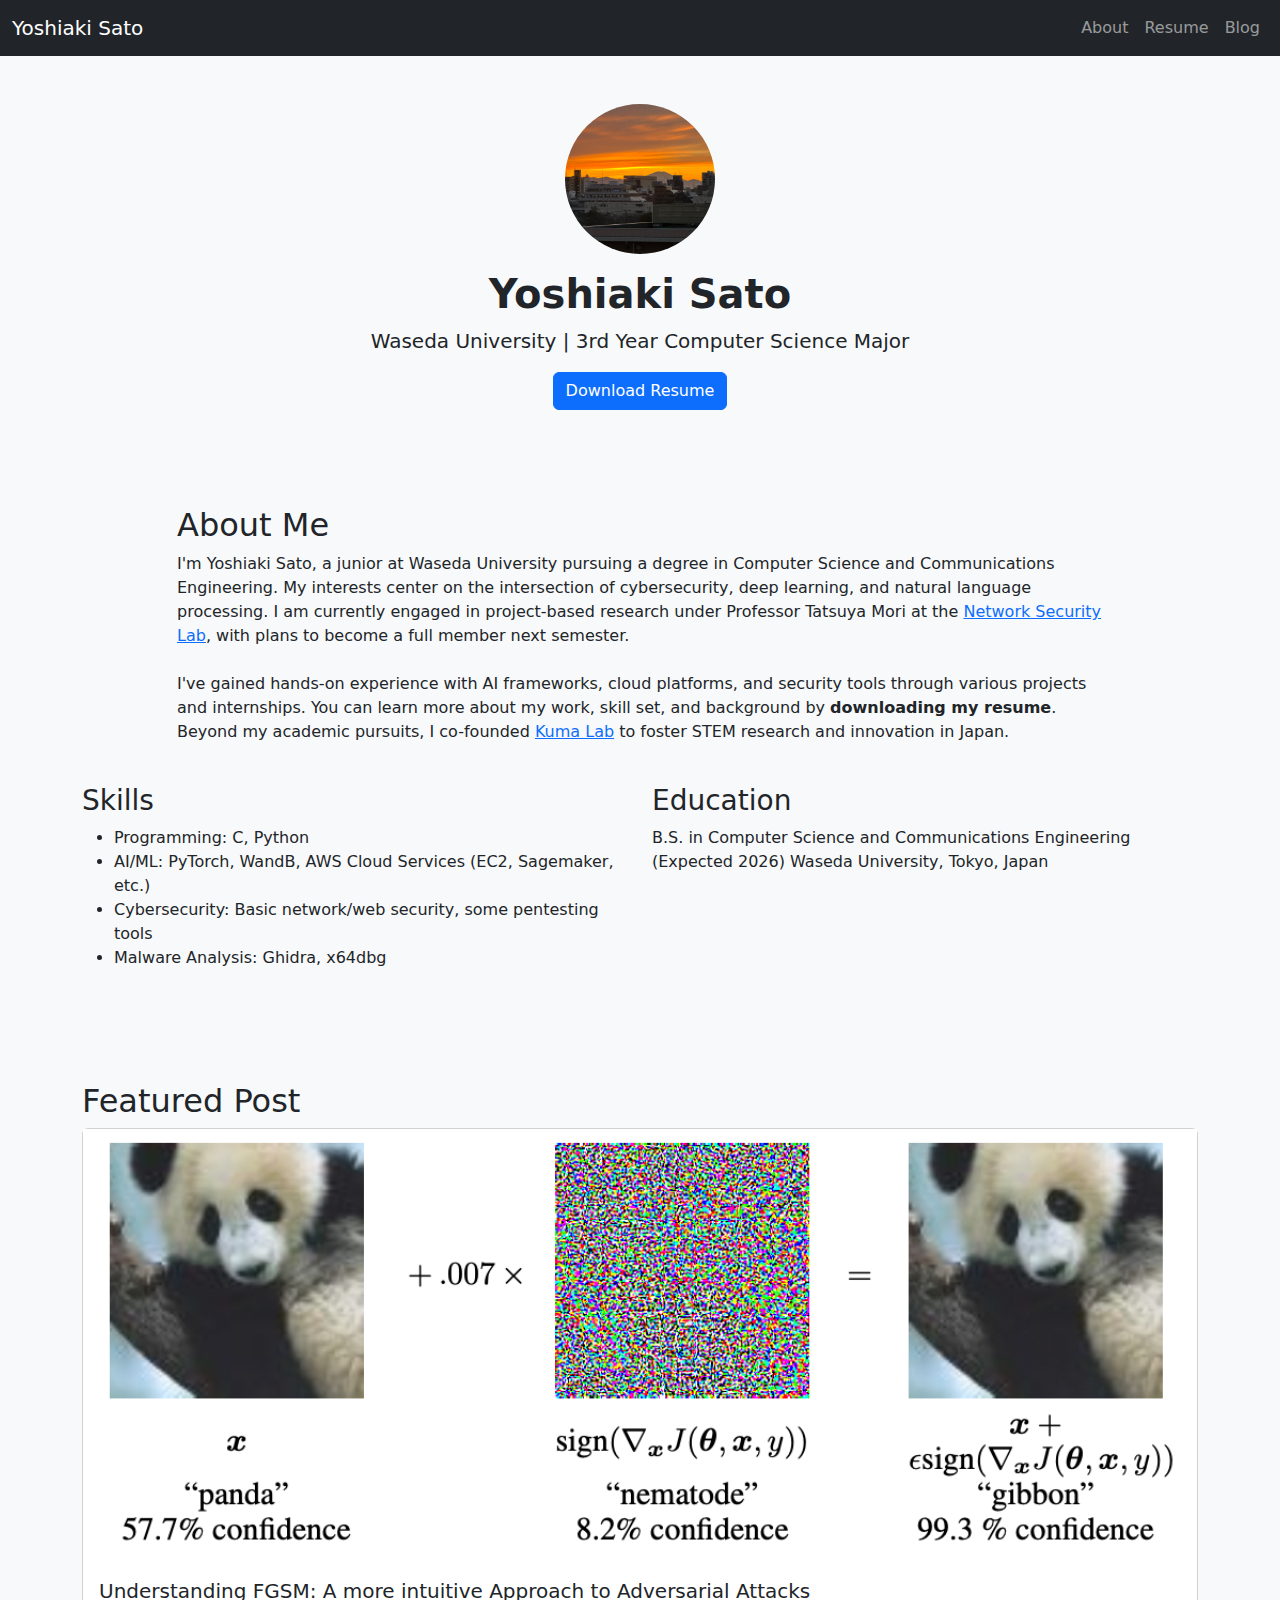
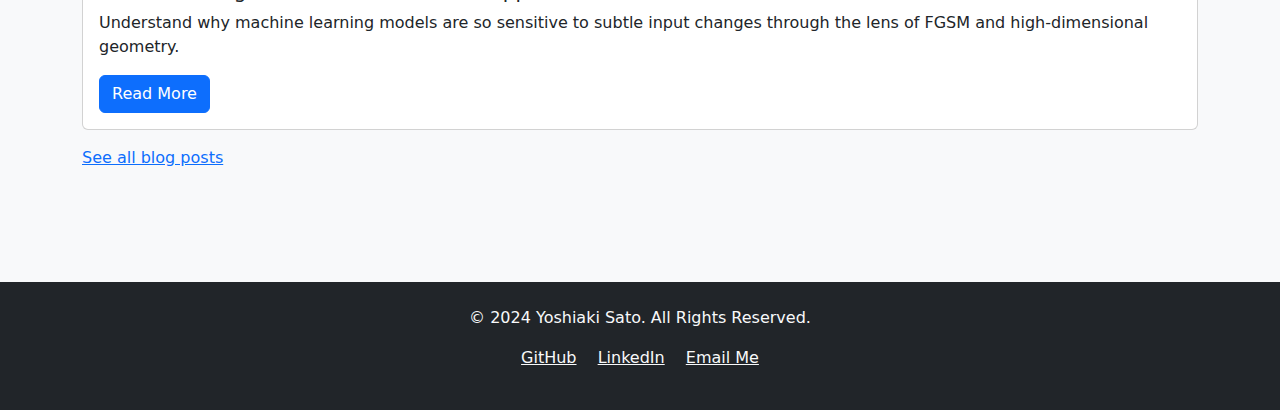
<file: index.html>
<!DOCTYPE html>
<html lang="en">
<head>
  <meta charset="UTF-8" />
  <meta name="viewport" content="width=device-width, initial-scale=1.0"/>
  <meta name="description" content="Personal website of Yoshiaki Sato" />
  <title>Yoshiaki Sato | Website</title>
  <!-- Bootstrap CSS -->
  <link 
    rel="stylesheet" 
    href="https://cdn.jsdelivr.net/npm/bootstrap@5.3.0/dist/css/bootstrap.min.css"
  />
  <link rel="stylesheet" href="styles.css" />
</head>
<body class="bg-light text-dark">
  <nav class="navbar navbar-expand-md navbar-dark bg-dark">
    <div class="container-fluid">
      <a class="navbar-brand" href="index.html">Yoshiaki Sato</a>
      <button class="navbar-toggler" type="button" 
        data-bs-toggle="collapse" 
        data-bs-target="#navbarContent" 
        aria-controls="navbarContent" 
        aria-expanded="false" 
        aria-label="Toggle navigation">
        <span class="navbar-toggler-icon"></span>
      </button>
      <div class="collapse navbar-collapse" id="navbarContent">
        <ul class="navbar-nav ms-auto">
          <li class="nav-item"><a class="nav-link" href="index.html">About</a></li>
          <!-- <li class="nav-item"><a class="nav-link" href="projects.html">Projects</a></li> -->
          <li class="nav-item"><a class="nav-link" href="assets/Yoshiaki_Sato_CV_2024.pdf" target="_blank">Resume</a></li>
          <li class="nav-item"><a class="nav-link" href="blog.html">Blog</a></li>
          <!-- <li class="nav-item"><a class="nav-link" href="contact.html">Contact</a></li> -->
        </ul>
      </div>
    </div>
  </nav>
  
  <header class="container py-5">
    <div class="row">
      <div class="col-md-8 mx-auto text-center">
        <img src="assets/background.jpg" alt="Profile Photo" class="rounded-circle mb-3" width="150" height="150"/>
        <h1 class="fw-bold">Yoshiaki Sato</h1>
        <p class="lead">Waseda University | 3rd Year Computer Science Major</p>
        <a href="assets/Yoshiaki_Sato_CV_2024.pdf" class="btn btn-primary" target="_blank">Download Resume</a>
      </div>
    </div>
  </header>

  <section class="container py-5">
    <div class="row mb-4">
      <div class="col-md-10 mx-auto">
        <h2>About Me</h2>
        <p>
          I'm Yoshiaki Sato, a junior at Waseda University pursuing a degree in Computer Science and Communications Engineering. 
          My interests center on the intersection of cybersecurity, deep learning, and natural language processing.
          I am currently engaged in project-based research under Professor Tatsuya Mori at the <a href="https://nsl.cs.waseda.ac.jp/" target="_blank">Network Security Lab</a>, with plans to become a full member next semester. 
          <br>
          <br>
          I've gained hands-on experience with AI frameworks, cloud platforms, and security tools through various projects and internships. 
          You can learn more about my work, skill set, and background by <strong>downloading my resume</strong>. 
          Beyond my academic pursuits, I co-founded <a href="https://www.kuma2024.tech/" target="_blank">Kuma Lab</a> to foster STEM research and innovation in Japan. 
        </p>
      </div>
    </div>
    
    <div class="row g-4">
      <div class="col-md-6">
        <h3>Skills</h3>
        <ul>
          <li>Programming: C, Python</li>
          <li>AI/ML: PyTorch, WandB, AWS Cloud Services (EC2, Sagemaker, etc.)</li>
          <li>Cybersecurity: Basic network/web security, some pentesting tools</li>
          <li>Malware Analysis: Ghidra, x64dbg</li>
        </ul>
      </div>
      <div class="col-md-6">
        <h3>Education</h3>
        <p>B.S. in Computer Science and Communications Engineering (Expected 2026)  
        Waseda University, Tokyo, Japan</p>
      </div>
    </div>
  </section>

    <!-- On index.html, inside the main content -->
    <section class="container py-5">
        <h2>Featured Post</h2>
        <div class="card">
        <img src="assets/FGSM.png" class="featured-blog" alt="Featured Post">
        <div class="card-body">
            <h5 class="card-title">Understanding FGSM: A more intuitive Approach to Adversarial Attacks</h5>
            <p class="card-text">Understand why machine learning models are so sensitive to subtle input changes through the lens of FGSM and high-dimensional geometry.</p>
            <a href="https://sun-floor-9df.notion.site/Understanding-FGSM-A-more-intuitive-Approach-to-Adversarial-Attacks-1435a35e3c578054843fc54f9c02e970" class="btn btn-primary" target="_blank">Read More</a>
        </div>
        </div>
        <p class="mt-3">
        <a href="blog.html">See all blog posts</a>
        </p>
    </section>
  

  <footer class="bg-dark text-light py-4 mt-5">
    <div class="container text-center">
      <p>© 2024 Yoshiaki Sato. All Rights Reserved.</p>
      <p>
        <a href="https://github.com/yoshiisato" class="text-light me-3" target="_blank">GitHub</a>
        <a href="https://www.linkedin.com/in/yoshi-sato/" class="text-light me-3" target="_blank">LinkedIn</a>
        <a href="mailto:yoshis.ny@gmail.com" class="text-light">Email Me</a>
      </p>
    </div>
  </footer>

  <!-- Bootstrap JS -->
  <script 
    src="https://cdn.jsdelivr.net/npm/bootstrap@5.3.0/dist/js/bootstrap.bundle.min.js">
  </script>
</body>
</html>
</file>
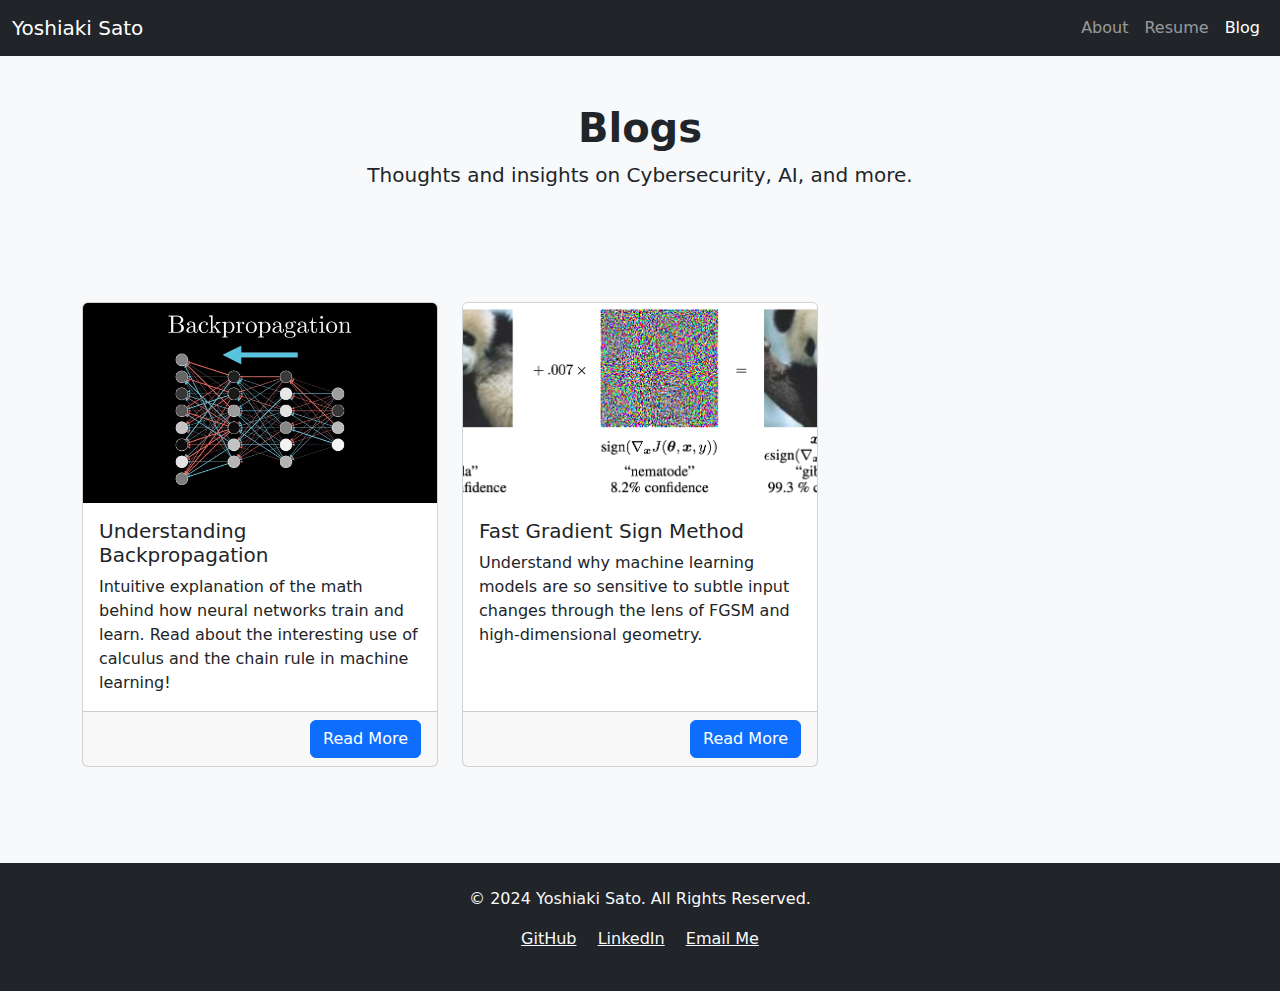
<file: blog.html>
<!DOCTYPE html>
<html lang="en">
<head>
  <meta charset="UTF-8" />
  <meta name="viewport" content="width=device-width, initial-scale=1.0"/>
  <meta name="description" content="Blog posts by Yoshiaki Sato on Cybersecurity, AI, and Data Science." />
  <title> Yoshiaki Sato | Blog</title>
  <!-- Bootstrap CSS -->
  <link 
    rel="stylesheet" 
    href="https://cdn.jsdelivr.net/npm/bootstrap@5.3.0/dist/css/bootstrap.min.css"
  />
  <link rel="stylesheet" href="styles.css" />
</head>
<body class="bg-light text-dark">
  <!-- Nav (similar to index) -->
  <nav class="navbar navbar-expand-md navbar-dark bg-dark">
    <div class="container-fluid">
      <a class="navbar-brand" href="index.html">Yoshiaki Sato</a>
      <button class="navbar-toggler" type="button" 
        data-bs-toggle="collapse" 
        data-bs-target="#navbarContent" 
        aria-controls="navbarContent" 
        aria-expanded="false" 
        aria-label="Toggle navigation">
        <span class="navbar-toggler-icon"></span>
      </button>
      <div class="collapse navbar-collapse" id="navbarContent">
        <ul class="navbar-nav ms-auto">
          <li class="nav-item"><a class="nav-link" href="index.html">About</a></li>
          <!-- <li class="nav-item"><a class="nav-link" href="projects.html">Projects</a></li> -->
          <li class="nav-item"><a class="nav-link" href="resume.pdf" target="_blank">Resume</a></li>
          <li class="nav-item"><a class="nav-link active" href="blog.html">Blog</a></li>
          <!-- <li class="nav-item"><a class="nav-link" href="contact.html">Contact</a></li> -->
        </ul>
      </div>
    </div>
  </nav>

  <!-- Page Header -->
  <header class="container py-5">
    <div class="row">
      <div class="col-md-8 mx-auto text-center">
        <h1 class="fw-bold">Blogs</h1>
        <p class="lead">Thoughts and insights on Cybersecurity, AI, and more.</p>
      </div>
    </div>
  </header>

  <!-- Blog Posts Section -->
  <section class="container py-5">
    <div class="row g-4">
      <!-- Example Post Card -->
      <!-- <div class="col-md-6 col-lg-4">
        <div class="card h-100">
          <img src="assets/backprop.jpg" class="card-img-top" alt="Post Thumbnail">
          <div class="card-body">
            <h5 class="card-title">Understanding Backpropagation</h5>
            <p class="card-text">
              Intuitive explanation of the math behind how neural networks train and learn.
              Read about the interesting use of calculus and the chain rule in machine learning!
            </p>
          </div>
          <div class="card-footer text-end">
            <a href="https://sun-floor-9df.notion.site/Intuition-behind-Back-Propagation-in-Neural-Networks-d973ac684cae407f8b77ad2f2919b8f2" target="_blank" class="btn btn-primary">
              Read More
            </a>
          </div>
        </div>
      </div>

      <div class="col-md-6 col-lg-4">
        <div class="card h-100">
          <img src="assets/FGSM.png" class="card-img-top" alt="Post Thumbnail">
          <div class="card-body">
            <h5 class="card-title">Fast Gradient Sign Method</h5>
            <p class="card-text">
              A different way to understand why this adversarial gradient-based attack actaully works. 
            </p>
          </div>
          <div class="card-footer text-end">
            <a href="https://www.notion.so/your-notion-page-url" target="_blank" class="btn btn-primary">
              Read More
            </a>
          </div>
        </div>
      </div> -->

      <div class="col-md-6 col-lg-4">
        <div class="card h-100">
            <img src="assets/backprop.jpg" class="card-img-top" alt="Post Thumbnail">
            <div class="card-body">
                <h5 class="card-title">Understanding Backpropagation</h5>
                <p class="card-text">
                    Intuitive explanation of the math behind how neural networks train and learn.
                    Read about the interesting use of calculus and the chain rule in machine learning!
                </p>
            </div>
            <div class="card-footer text-end">
                <a href="https://sun-floor-9df.notion.site/Intuition-behind-Back-Propagation-in-Neural-Networks-d973ac684cae407f8b77ad2f2919b8f2" 
                   target="_blank" class="btn btn-primary">
                    Read More
                </a>
            </div>
        </div>
    </div>
    
    <div class="col-md-6 col-lg-4">
        <div class="card h-100">
            <img src="assets/FGSM.png" class="card-img-top" alt="Post Thumbnail">
            <div class="card-body">
                <h5 class="card-title">Fast Gradient Sign Method</h5>
                <p class="card-text">
                  Understand why machine learning models are so sensitive to subtle input changes through the lens of FGSM and high-dimensional geometry.
                </p>
            </div>
            <div class="card-footer text-end">
                <a href="https://sun-floor-9df.notion.site/Understanding-FGSM-A-more-intuitive-Approach-to-Adversarial-Attacks-1435a35e3c578054843fc54f9c02e970" target="_blank" class="btn btn-primary">
                    Read More
                </a>
            </div>
        </div>
    </div>
    
      <!-- Add more posts as needed -->
    </div>
  </section>

  <footer class="bg-dark text-light py-4 mt-5">
    <div class="container text-center">
      <p>© 2024 Yoshiaki Sato. All Rights Reserved.</p>
      <p>
        <a href="https://github.com/yoshiisato" class="text-light me-3" target="_blank">GitHub</a>
        <a href="https://www.linkedin.com/in/yoshi-sato/" class="text-light me-3" target="_blank">LinkedIn</a>
        <a href="mailto:yoshis.ny@gmail.com" class="text-light">Email Me</a>
      </p>
    </div>
  </footer>

  <!-- Bootstrap JS -->
  <script 
    src="https://cdn.jsdelivr.net/npm/bootstrap@5.3.0/dist/js/bootstrap.bundle.min.js">
  </script>
</body>
</html>
</file>
<file: styles.css>
.card-img-top {
    height: 200px; /* Set a fixed height */
    object-fit: cover; /* Ensures images maintain proportions */
    width: 100%; /* Ensures full width */
}
.card-body {
    min-height: 150px; /* Ensures consistent height for card content */
}
</file>
